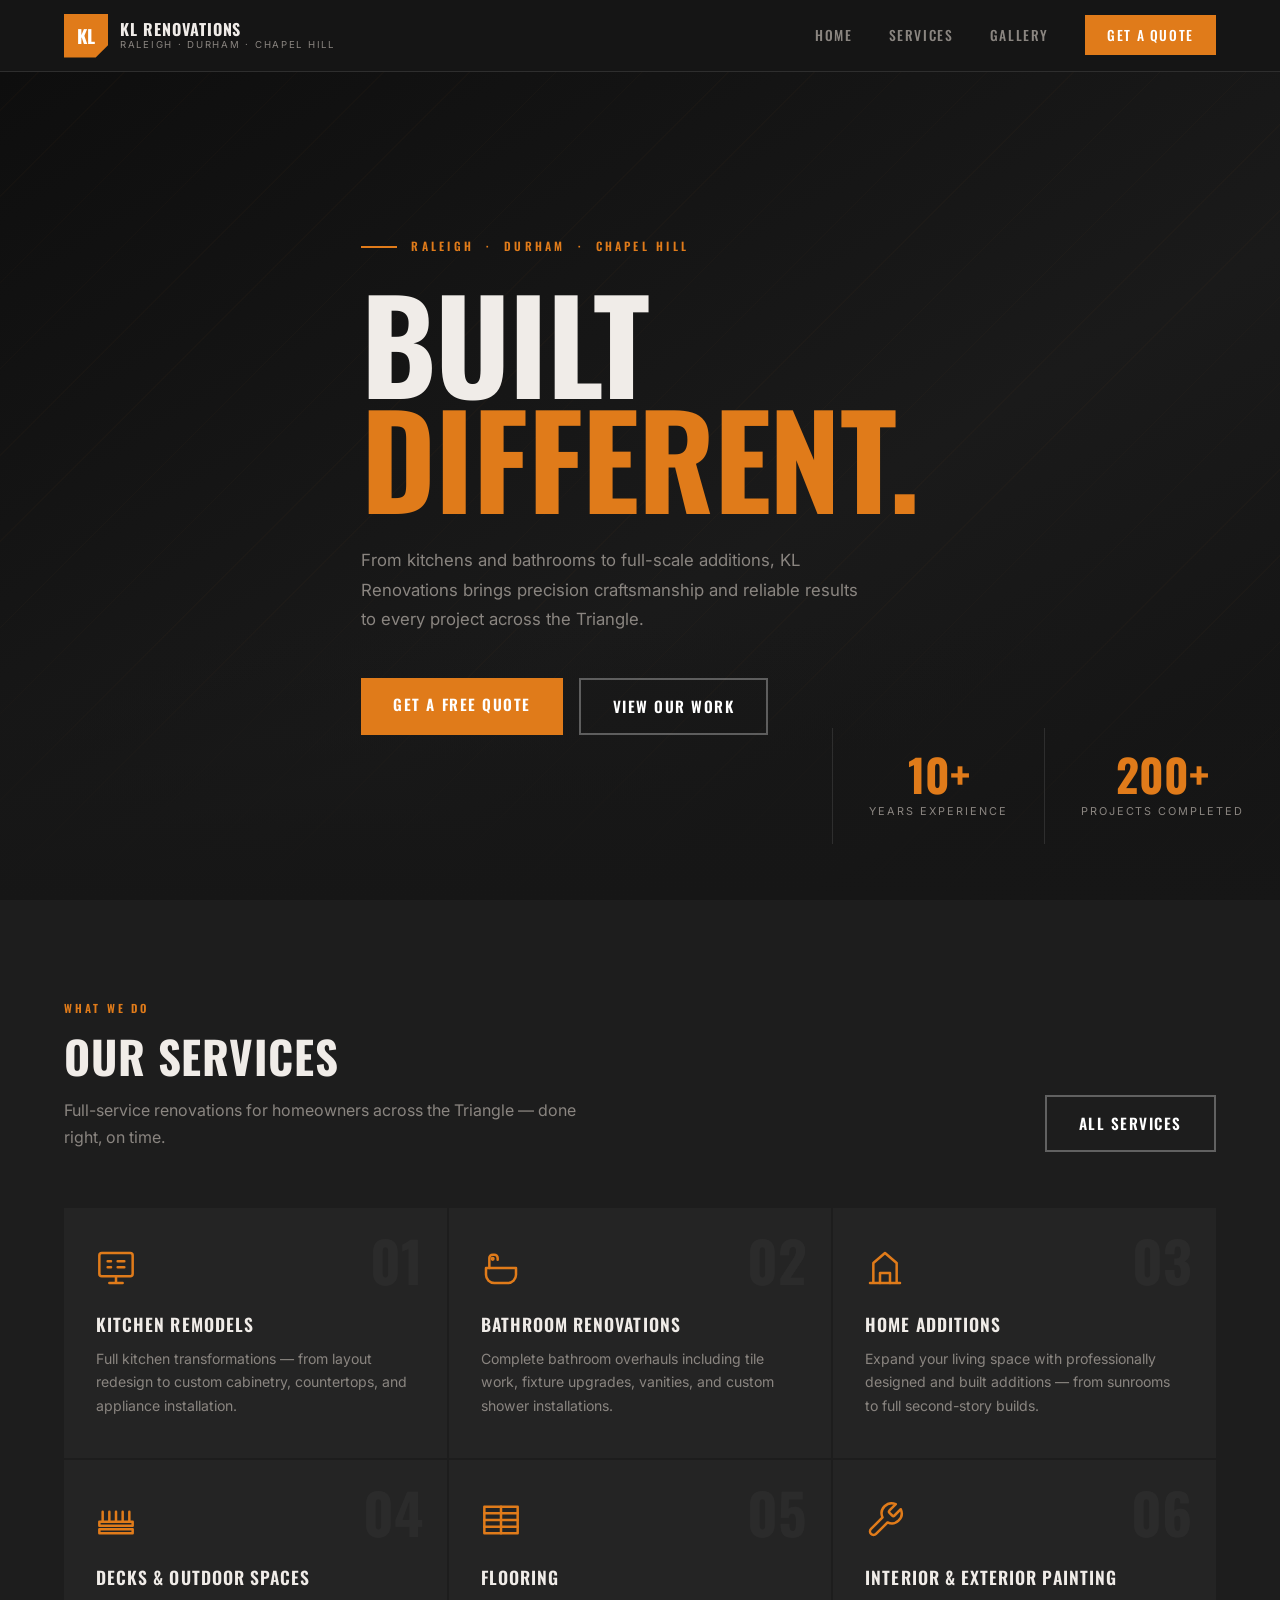
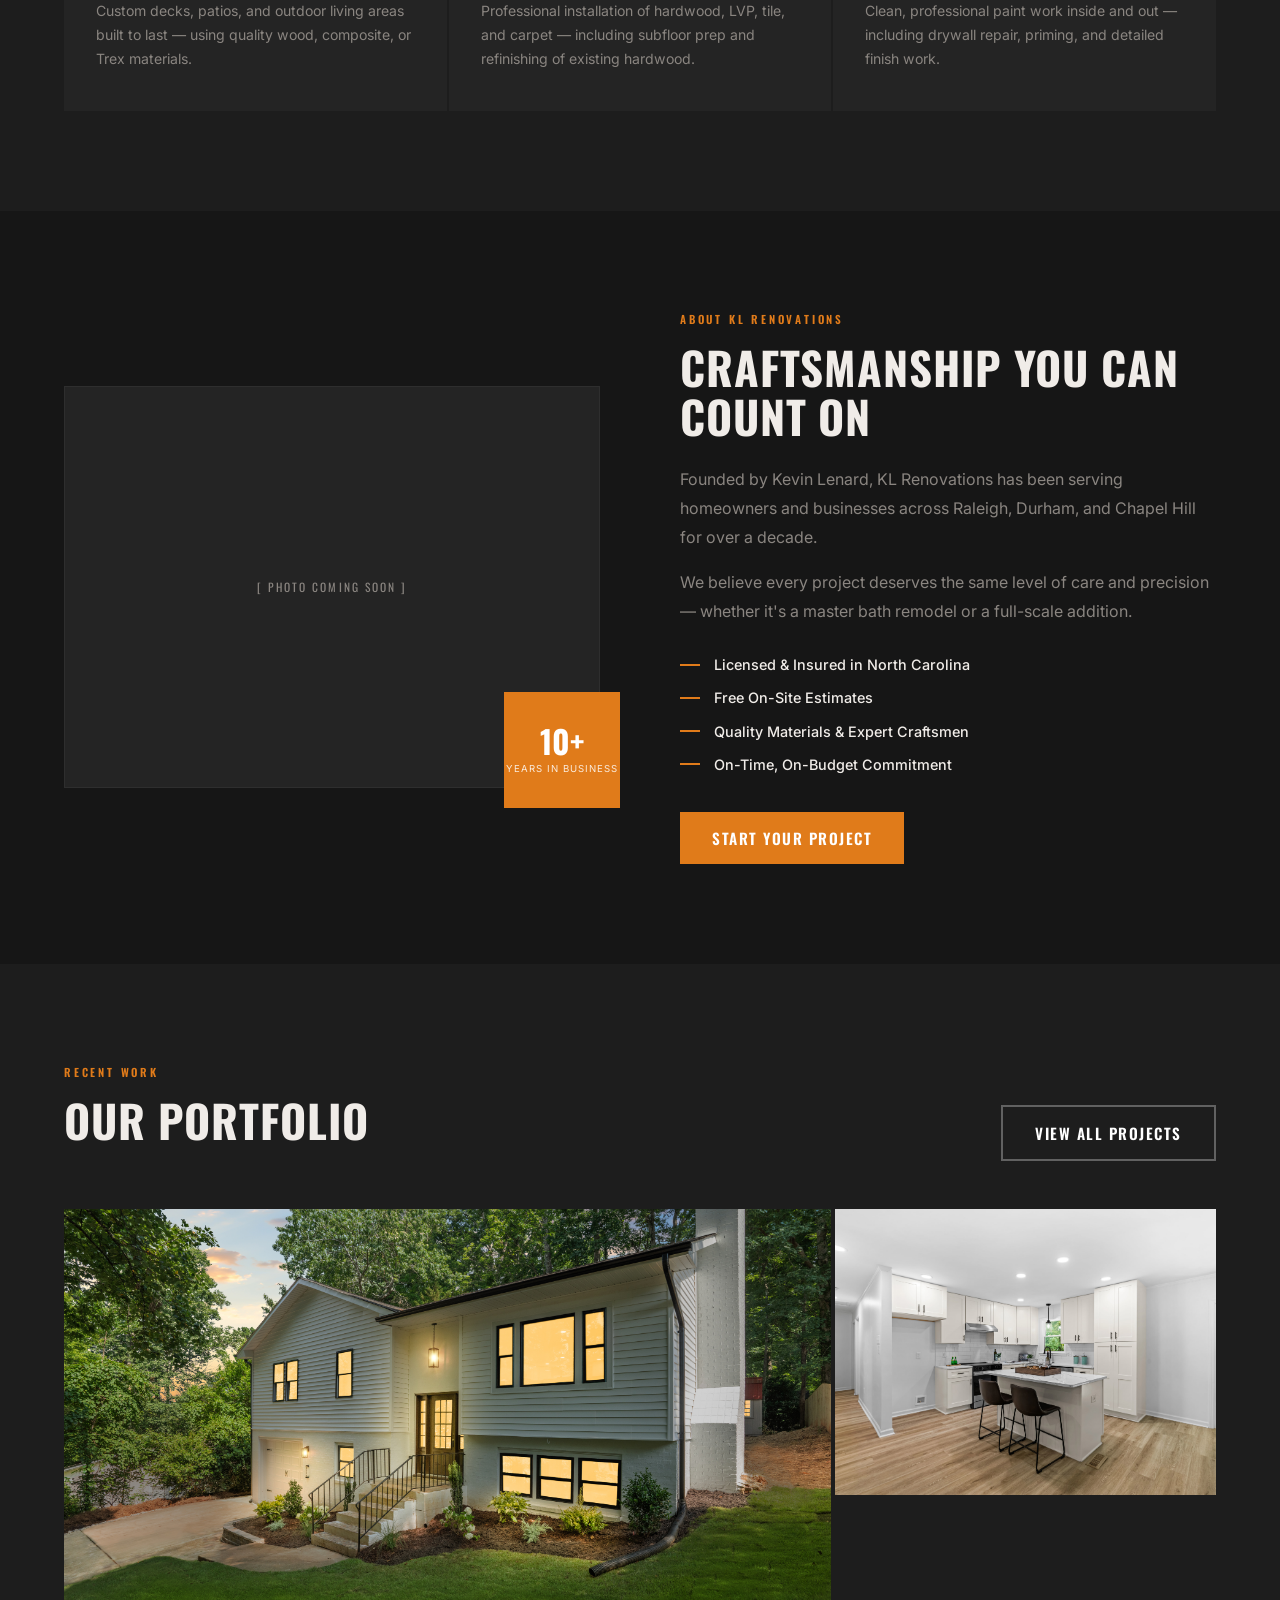
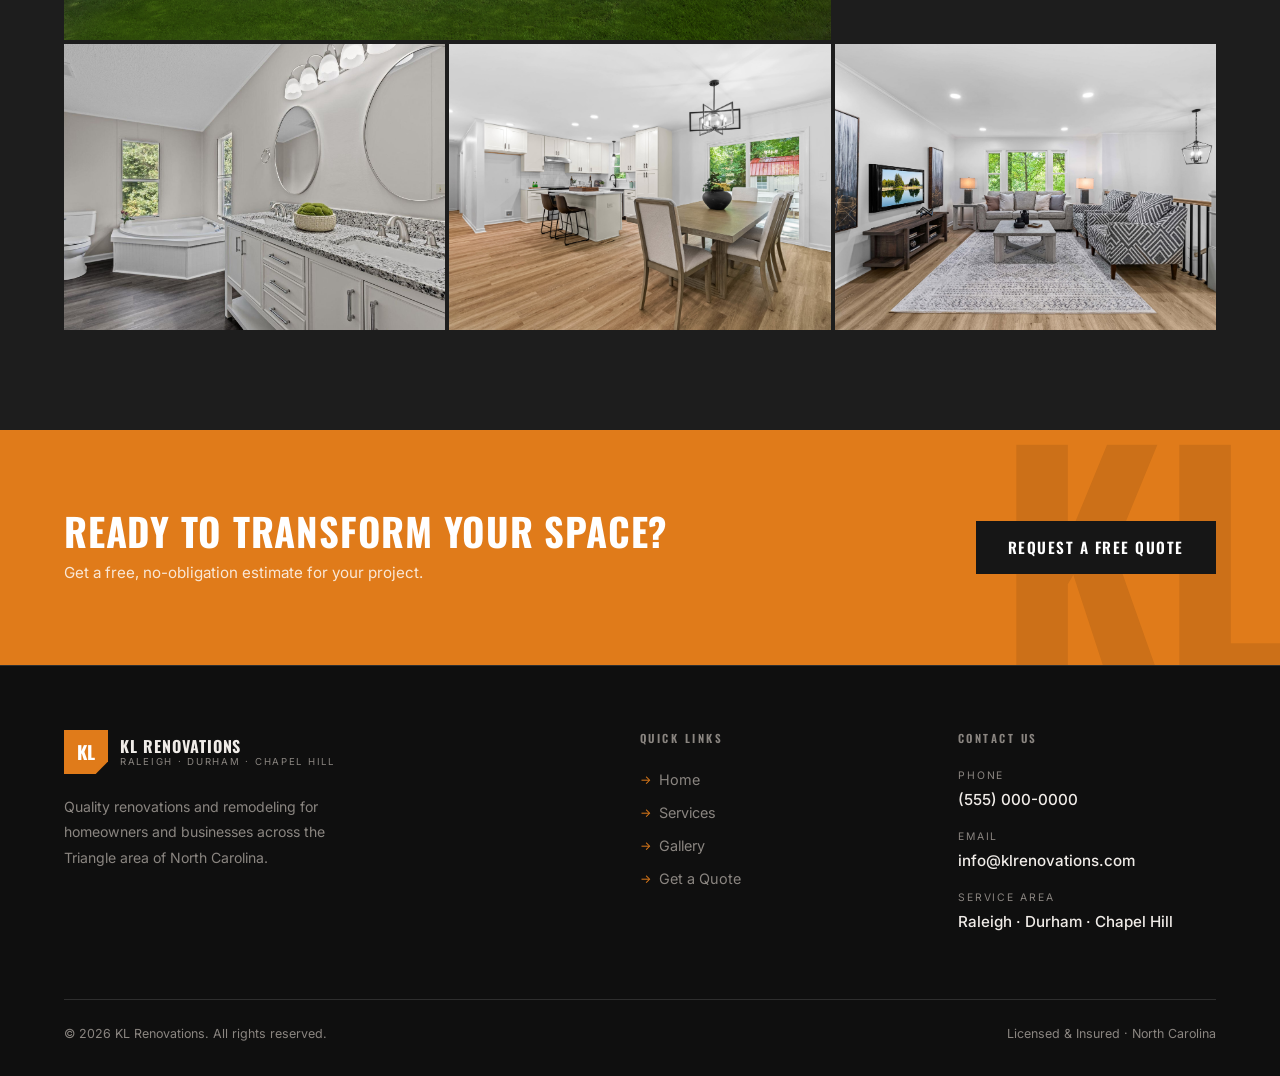
<file: index.html>
<!DOCTYPE html>
<html lang="en">
<head>
  <meta charset="UTF-8">
  <meta name="viewport" content="width=device-width, initial-scale=1.0">
  <title>KL Renovations — Raleigh, Durham &amp; Chapel Hill</title>
  <meta name="description" content="KL Renovations delivers quality residential renovations across Raleigh, Durham, and Chapel Hill. Kitchens, bathrooms, additions, decks, and more.">
  <link rel="preconnect" href="https://fonts.googleapis.com">
  <link rel="preconnect" href="https://fonts.gstatic.com" crossorigin>
  <link href="https://fonts.googleapis.com/css2?family=Oswald:wght@400;500;600;700&family=Inter:wght@300;400;500;600&display=swap" rel="stylesheet">
  <link rel="stylesheet" href="css/style.css">
</head>
<body>

  <!-- HEADER -->
  <header>
    <nav class="nav-inner">
      <a href="index.html" class="logo" aria-label="KL Renovations Home">
        <div class="logo-mark">KL</div>
        <div class="logo-text">
          <span class="logo-name">KL Renovations</span>
          <span class="logo-sub">Raleigh · Durham · Chapel Hill</span>
        </div>
      </a>
      <ul class="nav-links">
        <li><a href="index.html">Home</a></li>
        <li><a href="services.html">Services</a></li>
        <li><a href="gallery.html">Gallery</a></li>
        <li><a href="quote.html" class="nav-cta">Get a Quote</a></li>
      </ul>
      <button class="hamburger" id="hamburger" aria-label="Open navigation menu">
        <span></span><span></span><span></span>
      </button>
    </nav>
  </header>

  <!-- MOBILE MENU -->
  <div class="mobile-menu" id="mobileMenu" aria-hidden="true">
    <ul>
      <li><a href="index.html">Home</a></li>
      <li><a href="services.html">Services</a></li>
      <li><a href="gallery.html">Gallery</a></li>
      <li><a href="quote.html">Get a Quote</a></li>
    </ul>
  </div>

  <!-- HERO -->
  <section class="hero">
    <div class="hero-bg" aria-hidden="true"></div>
    <div class="hero-content container">
      <div class="hero-eyebrow">
        <span>Raleigh &nbsp;·&nbsp; Durham &nbsp;·&nbsp; Chapel Hill</span>
      </div>
      <h1>
        Built
        <span class="accent">Different.</span>
      </h1>
      <p class="hero-description">
        From kitchens and bathrooms to full-scale additions, KL Renovations brings precision craftsmanship and reliable results to every project across the Triangle.
      </p>
      <div class="hero-actions">
        <a href="quote.html" class="btn btn-primary">Get a Free Quote</a>
        <a href="gallery.html" class="btn btn-outline">View Our Work</a>
      </div>
    </div>
    <div class="hero-stats" aria-label="Experience stats">
      <div class="hero-stat">
        <span class="hero-stat-number js-years">10+</span>
        <span class="hero-stat-label">Years Experience</span>
      </div>
      <div class="hero-stat">
        <span class="hero-stat-number">200+</span>
        <span class="hero-stat-label">Projects Completed</span>
      </div>
    </div>
  </section>

  <!-- SERVICES PREVIEW -->
  <section class="services-section">
    <div class="container">
      <div class="services-header">
        <div>
          <span class="section-label">What We Do</span>
          <h2 class="section-title">Our Services</h2>
          <p class="section-subtitle">Full-service renovations for homeowners across the Triangle — done right, on time.</p>
        </div>
        <a href="services.html" class="btn btn-outline">All Services</a>
      </div>
      <div class="services-grid" id="servicesGrid">
        <!-- Populated by main.js -->
      </div>
    </div>
  </section>

  <!-- ABOUT PREVIEW -->
  <section class="about-section">
    <div class="container">
      <div class="about-inner">
        <div class="about-image-block">
          <div class="about-image-placeholder">[ Photo Coming Soon ]</div>
          <div class="about-badge">
            <span class="about-badge-number js-years">10+</span>
            <span class="about-badge-text">Years in Business</span>
          </div>
        </div>
        <div class="about-text">
          <span class="section-label">About KL Renovations</span>
          <h2 class="section-title">Craftsmanship You Can Count On</h2>
          <p>Founded by Kevin Lenard, KL Renovations has been serving homeowners and businesses across Raleigh, Durham, and Chapel Hill for over a decade.</p>
          <p>We believe every project deserves the same level of care and precision — whether it's a master bath remodel or a full-scale addition.</p>
          <div class="about-features">
            <div class="about-feature">Licensed &amp; Insured in North Carolina</div>
            <div class="about-feature">Free On-Site Estimates</div>
            <div class="about-feature">Quality Materials &amp; Expert Craftsmen</div>
            <div class="about-feature">On-Time, On-Budget Commitment</div>
          </div>
          <a href="quote.html" class="btn btn-primary">Start Your Project</a>
        </div>
      </div>
    </div>
  </section>

  <!-- PORTFOLIO PREVIEW -->
  <section class="portfolio-section">
    <div class="container">
      <div class="portfolio-header">
        <div>
          <span class="section-label">Recent Work</span>
          <h2 class="section-title">Our Portfolio</h2>
        </div>
        <a href="gallery.html" class="btn btn-outline">View All Projects</a>
      </div>
      <div class="portfolio-grid" id="portfolioGrid">
        <!-- Populated by main.js -->
      </div>
    </div>
  </section>

  <!-- CTA BANNER -->
  <section class="cta-banner">
    <div class="container">
      <div class="cta-inner">
        <div class="cta-text">
          <h2>Ready to Transform Your Space?</h2>
          <p>Get a free, no-obligation estimate for your project.</p>
        </div>
        <a href="quote.html" class="btn btn-dark">Request a Free Quote</a>
      </div>
    </div>
  </section>

  <!-- FOOTER -->
  <footer>
    <div class="container">
      <div class="footer-grid">
        <div class="footer-about">
          <a href="index.html" class="logo" aria-label="KL Renovations Home">
            <div class="logo-mark">KL</div>
            <div class="logo-text">
              <span class="logo-name">KL Renovations</span>
              <span class="logo-sub">Raleigh · Durham · Chapel Hill</span>
            </div>
          </a>
          <p>Quality renovations and remodeling for homeowners and businesses across the Triangle area of North Carolina.</p>
        </div>
        <div>
          <p class="footer-heading">Quick Links</p>
          <ul class="footer-links">
            <li><a href="index.html">Home</a></li>
            <li><a href="services.html">Services</a></li>
            <li><a href="gallery.html">Gallery</a></li>
            <li><a href="quote.html">Get a Quote</a></li>
          </ul>
        </div>
        <div>
          <p class="footer-heading">Contact Us</p>
          <div class="footer-contact-item">
            <span class="footer-contact-label">Phone</span>
            <span class="footer-contact-value js-phone">(555) 000-0000</span>
          </div>
          <div class="footer-contact-item">
            <span class="footer-contact-label">Email</span>
            <span class="footer-contact-value js-email">info@klrenovations.com</span>
          </div>
          <div class="footer-contact-item">
            <span class="footer-contact-label">Service Area</span>
            <span class="footer-contact-value">Raleigh · Durham · Chapel Hill</span>
          </div>
        </div>
      </div>
      <div class="footer-bottom">
        <p>© <span id="year"></span> KL Renovations. All rights reserved.</p>
        <p>Licensed &amp; Insured · North Carolina</p>
      </div>
    </div>
  </footer>

  <script src="js/main.js"></script>
  <script src="https://identity.netlify.com/v1/netlify-identity-widget.js"></script>
  <script>
    if (window.netlifyIdentity) {
      window.netlifyIdentity.on("init", user => {
        if (!user) {
          window.netlifyIdentity.on("login", () => {
            document.location.href = "/admin/";
          });
        }
      });
    }
  </script>
</body>
</html>
</file>
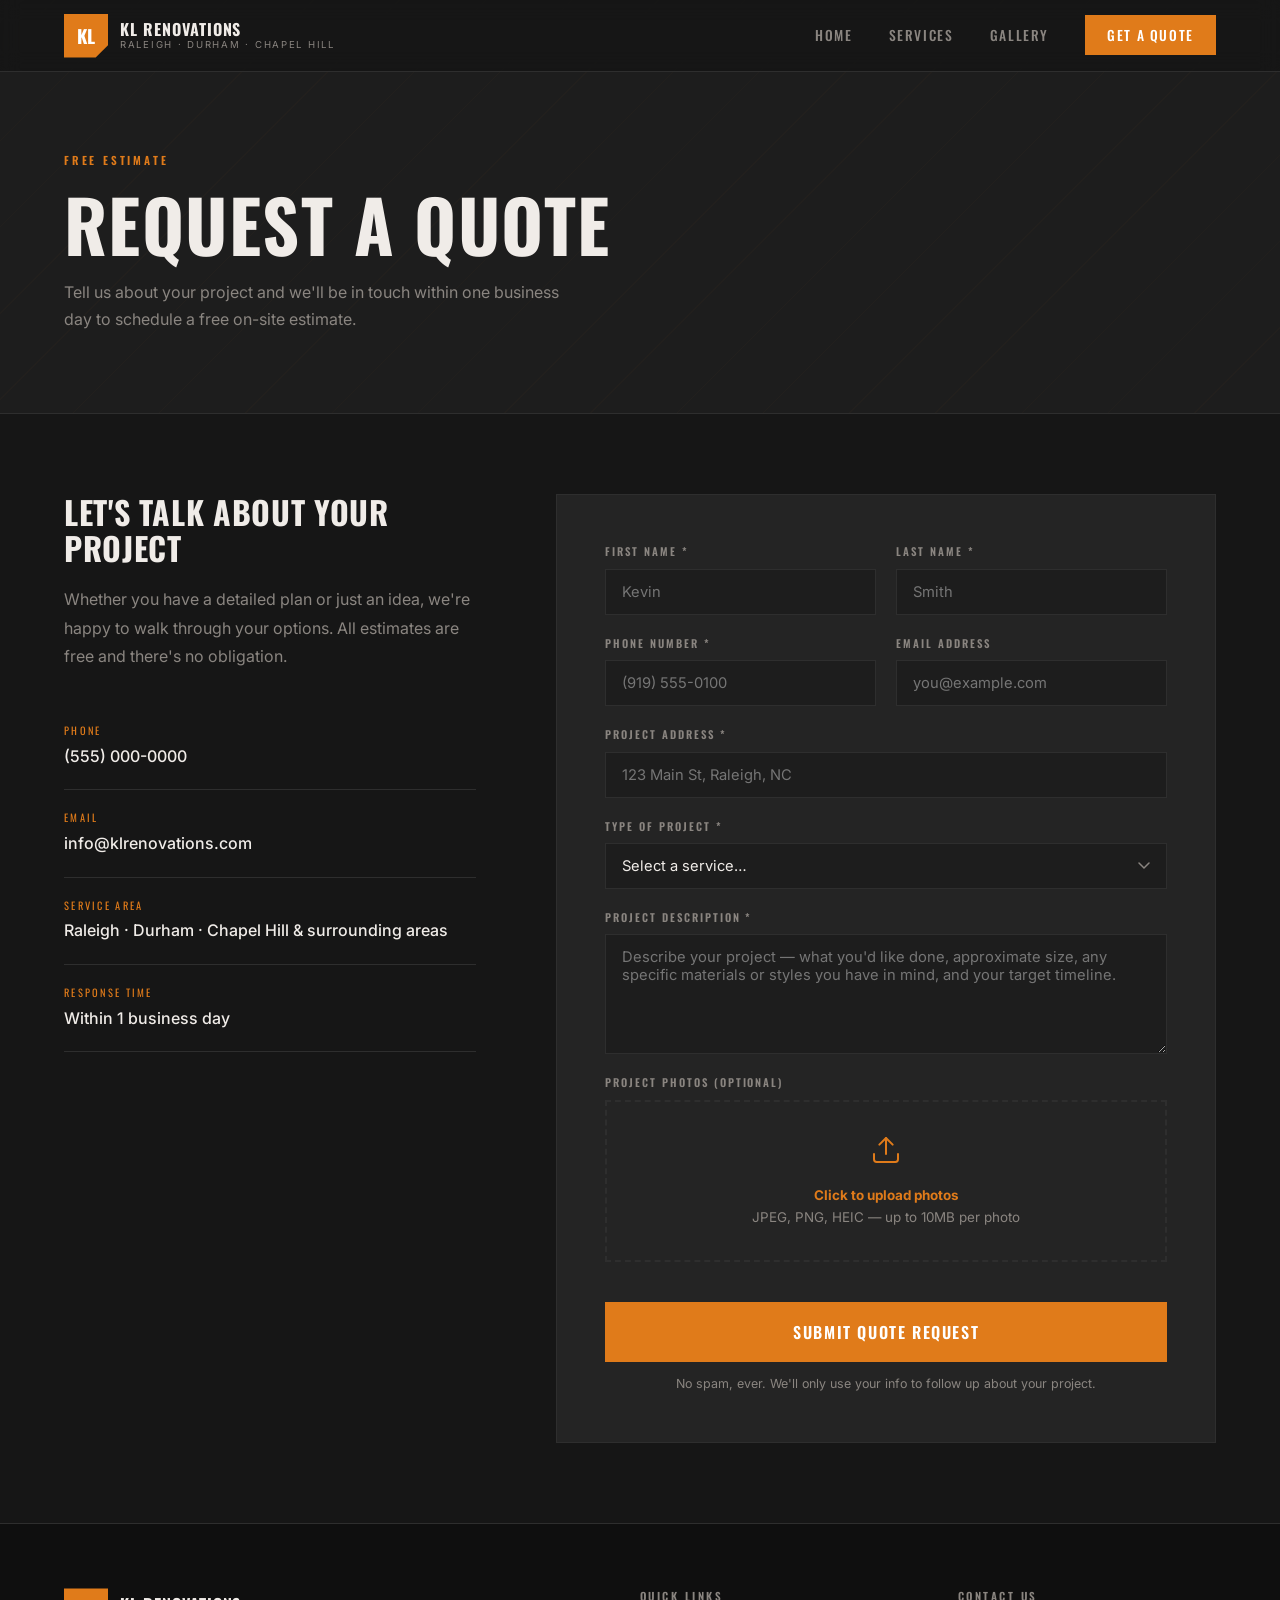
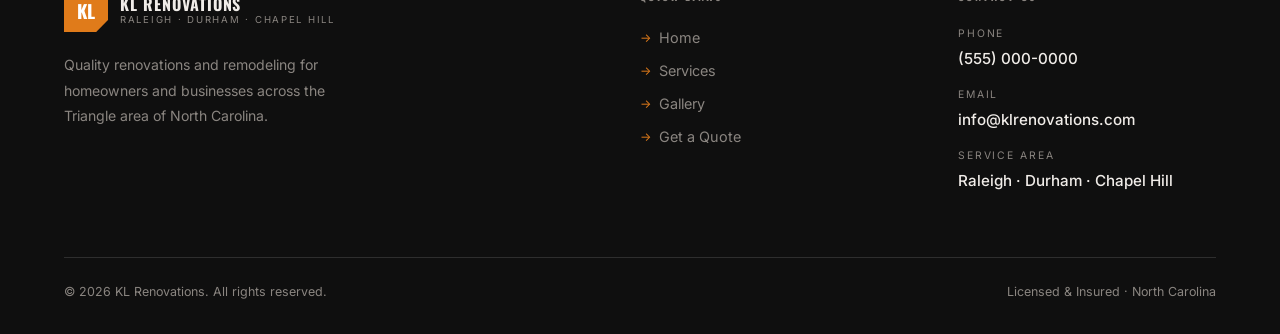
<file: quote.html>
<!DOCTYPE html>
<html lang="en">
<head>
  <meta charset="UTF-8">
  <meta name="viewport" content="width=device-width, initial-scale=1.0">
  <title>Get a Quote — KL Renovations</title>
  <meta name="description" content="Request a free estimate from KL Renovations for your remodeling project in Raleigh, Durham, or Chapel Hill.">
  <link rel="preconnect" href="https://fonts.googleapis.com">
  <link rel="preconnect" href="https://fonts.gstatic.com" crossorigin>
  <link href="https://fonts.googleapis.com/css2?family=Oswald:wght@400;500;600;700&family=Inter:wght@300;400;500;600&display=swap" rel="stylesheet">
  <link rel="stylesheet" href="css/style.css">
</head>
<body>

  <!-- HEADER -->
  <header>
    <nav class="nav-inner">
      <a href="index.html" class="logo" aria-label="KL Renovations Home">
        <div class="logo-mark">KL</div>
        <div class="logo-text">
          <span class="logo-name">KL Renovations</span>
          <span class="logo-sub">Raleigh · Durham · Chapel Hill</span>
        </div>
      </a>
      <ul class="nav-links">
        <li><a href="index.html">Home</a></li>
        <li><a href="services.html">Services</a></li>
        <li><a href="gallery.html">Gallery</a></li>
        <li><a href="quote.html" class="nav-cta">Get a Quote</a></li>
      </ul>
      <button class="hamburger" id="hamburger" aria-label="Open navigation menu">
        <span></span><span></span><span></span>
      </button>
    </nav>
  </header>

  <!-- MOBILE MENU -->
  <div class="mobile-menu" id="mobileMenu" aria-hidden="true">
    <ul>
      <li><a href="index.html">Home</a></li>
      <li><a href="services.html">Services</a></li>
      <li><a href="gallery.html">Gallery</a></li>
      <li><a href="quote.html">Get a Quote</a></li>
    </ul>
  </div>

  <!-- PAGE HERO -->
  <section class="page-hero">
    <div class="container">
      <span class="section-label">Free Estimate</span>
      <h1>Request a Quote</h1>
      <p>Tell us about your project and we'll be in touch within one business day to schedule a free on-site estimate.</p>
    </div>
  </section>

  <!-- QUOTE SECTION -->
  <section class="quote-section">
    <div class="container">
      <div class="quote-inner">

        <!-- CONTACT INFO -->
        <div class="quote-info">
          <h2>Let's Talk About Your Project</h2>
          <p>Whether you have a detailed plan or just an idea, we're happy to walk through your options. All estimates are free and there's no obligation.</p>
          <div class="contact-details">
            <div class="contact-detail">
              <span class="contact-detail-label">Phone</span>
              <span class="contact-detail-value js-phone">(555) 000-0000</span>
            </div>
            <div class="contact-detail">
              <span class="contact-detail-label">Email</span>
              <span class="contact-detail-value js-email">info@klrenovations.com</span>
            </div>
            <div class="contact-detail">
              <span class="contact-detail-label">Service Area</span>
              <span class="contact-detail-value">Raleigh · Durham · Chapel Hill &amp; surrounding areas</span>
            </div>
            <div class="contact-detail">
              <span class="contact-detail-label">Response Time</span>
              <span class="contact-detail-value">Within 1 business day</span>
            </div>
          </div>
        </div>

        <!-- FORM -->
        <div class="quote-form" id="quoteFormWrapper">
          <form
            name="quote-request"
            method="POST"
            data-netlify="true"
            enctype="multipart/form-data"
            id="quoteForm"
            novalidate
          >
            <input type="hidden" name="form-name" value="quote-request">

            <div class="form-row">
              <div class="form-group">
                <label for="firstName">First Name *</label>
                <input type="text" id="firstName" name="first_name" required autocomplete="given-name" placeholder="Kevin">
              </div>
              <div class="form-group">
                <label for="lastName">Last Name *</label>
                <input type="text" id="lastName" name="last_name" required autocomplete="family-name" placeholder="Smith">
              </div>
            </div>

            <div class="form-row">
              <div class="form-group">
                <label for="phone">Phone Number *</label>
                <input type="tel" id="phone" name="phone" required autocomplete="tel" placeholder="(919) 555-0100">
              </div>
              <div class="form-group">
                <label for="email">Email Address</label>
                <input type="email" id="email" name="email" autocomplete="email" placeholder="you@example.com">
              </div>
            </div>

            <div class="form-group">
              <label for="address">Project Address *</label>
              <input type="text" id="address" name="address" required autocomplete="street-address" placeholder="123 Main St, Raleigh, NC">
            </div>

            <div class="form-group">
              <label for="projectType">Type of Project *</label>
              <select id="projectType" name="project_type" required>
                <option value="" disabled selected>Select a service…</option>
                <option value="Kitchen Remodel">Kitchen Remodel</option>
                <option value="Bathroom Renovation">Bathroom Renovation</option>
                <option value="Home Addition">Home Addition</option>
                <option value="Deck &amp; Outdoor">Deck &amp; Outdoor</option>
                <option value="Flooring">Flooring</option>
                <option value="Interior / Exterior Painting">Interior / Exterior Painting</option>
                <option value="Multiple / General Contracting">Multiple / General Contracting</option>
                <option value="Other">Other</option>
              </select>
            </div>

            <div class="form-group">
              <label for="description">Project Description *</label>
              <textarea
                id="description"
                name="description"
                required
                placeholder="Describe your project — what you'd like done, approximate size, any specific materials or styles you have in mind, and your target timeline."
              ></textarea>
            </div>

            <div class="form-group">
              <label>Project Photos (optional)</label>
              <div class="file-upload-area">
                <input
                  type="file"
                  id="photoUpload"
                  name="photos"
                  multiple
                  accept="image/*"
                  aria-label="Upload project photos"
                >
                <svg class="file-upload-icon" viewBox="0 0 24 24" fill="none" stroke="currentColor" stroke-width="1.5" stroke-linecap="round" stroke-linejoin="round">
                  <path d="M21 15v4a2 2 0 0 1-2 2H5a2 2 0 0 1-2-2v-4"/>
                  <polyline points="17 8 12 3 7 8"/>
                  <line x1="12" y1="3" x2="12" y2="15"/>
                </svg>
                <p class="file-upload-text">
                  <strong>Click to upload photos</strong><br>
                  JPEG, PNG, HEIC — up to 10MB per photo
                </p>
              </div>
              <div class="file-preview-list" id="filePreview"></div>
            </div>

            <div class="form-submit">
              <button type="submit" class="btn btn-primary">Submit Quote Request</button>
            </div>
            <p class="form-note">No spam, ever. We'll only use your info to follow up about your project.</p>
          </form>

          <!-- SUCCESS STATE -->
          <div class="form-success" id="formSuccess">
            <div class="form-success-icon">✓</div>
            <h3>Request Received!</h3>
            <p>Thanks for reaching out. We'll review your project details and get back to you within one business day to schedule your free on-site estimate.</p>
          </div>
        </div>

      </div>
    </div>
  </section>

  <!-- FOOTER -->
  <footer>
    <div class="container">
      <div class="footer-grid">
        <div class="footer-about">
          <a href="index.html" class="logo" aria-label="KL Renovations Home">
            <div class="logo-mark">KL</div>
            <div class="logo-text">
              <span class="logo-name">KL Renovations</span>
              <span class="logo-sub">Raleigh · Durham · Chapel Hill</span>
            </div>
          </a>
          <p>Quality renovations and remodeling for homeowners and businesses across the Triangle area of North Carolina.</p>
        </div>
        <div>
          <p class="footer-heading">Quick Links</p>
          <ul class="footer-links">
            <li><a href="index.html">Home</a></li>
            <li><a href="services.html">Services</a></li>
            <li><a href="gallery.html">Gallery</a></li>
            <li><a href="quote.html">Get a Quote</a></li>
          </ul>
        </div>
        <div>
          <p class="footer-heading">Contact Us</p>
          <div class="footer-contact-item">
            <span class="footer-contact-label">Phone</span>
            <span class="footer-contact-value js-phone">(555) 000-0000</span>
          </div>
          <div class="footer-contact-item">
            <span class="footer-contact-label">Email</span>
            <span class="footer-contact-value js-email">info@klrenovations.com</span>
          </div>
          <div class="footer-contact-item">
            <span class="footer-contact-label">Service Area</span>
            <span class="footer-contact-value">Raleigh · Durham · Chapel Hill</span>
          </div>
        </div>
      </div>
      <div class="footer-bottom">
        <p>© <span id="year"></span> KL Renovations. All rights reserved.</p>
        <p>Licensed &amp; Insured · North Carolina</p>
      </div>
    </div>
  </footer>

  <script src="js/main.js"></script>
  <script>
    // Inline form success handler for Netlify
    const form = document.getElementById('quoteForm');
    const success = document.getElementById('formSuccess');
    if (form) {
      form.addEventListener('submit', async e => {
        e.preventDefault();
        const data = new FormData(form);
        try {
          await fetch('/', { method: 'POST', body: data });
          form.style.display = 'none';
          success.classList.add('visible');
          window.scrollTo({ top: document.getElementById('quoteFormWrapper').offsetTop - 100, behavior: 'smooth' });
        } catch (err) {
          alert('Something went wrong. Please try calling or emailing us directly.');
        }
      });
    }
  </script>
</body>
</html>
</file>
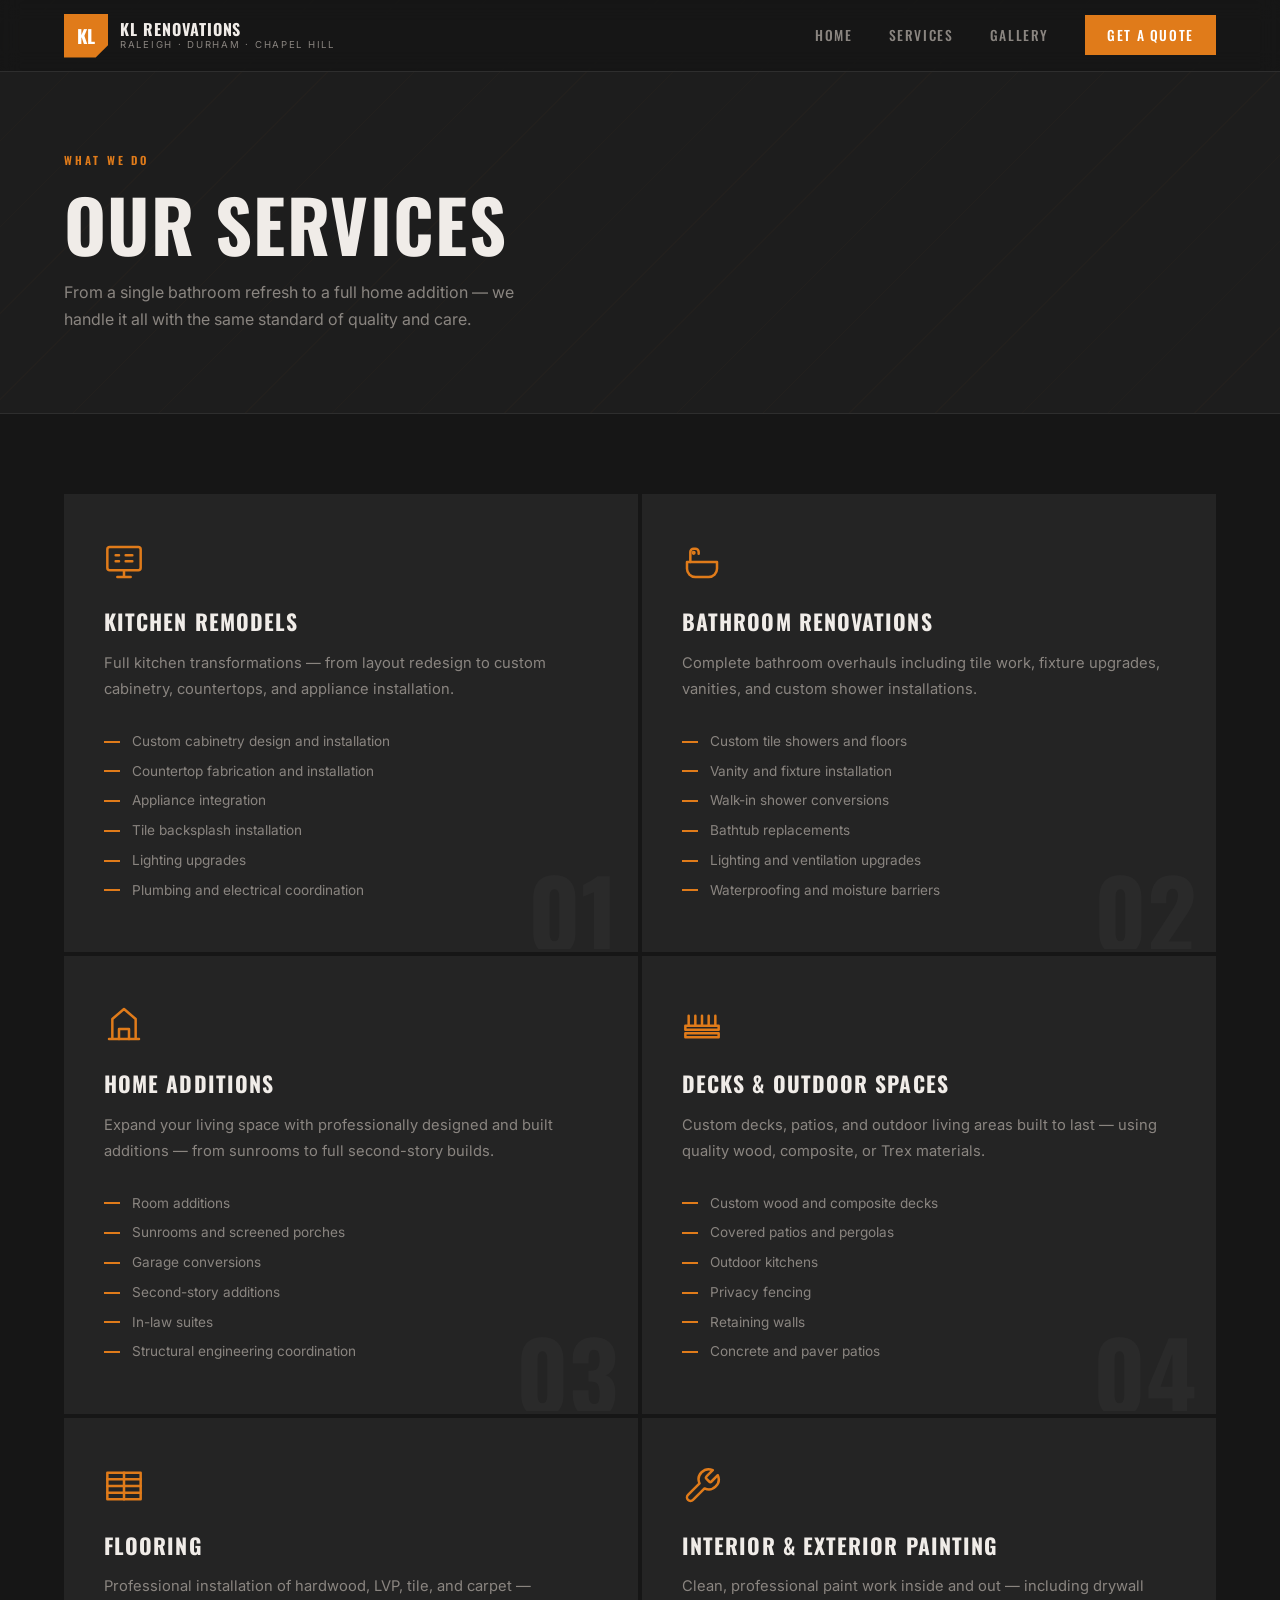
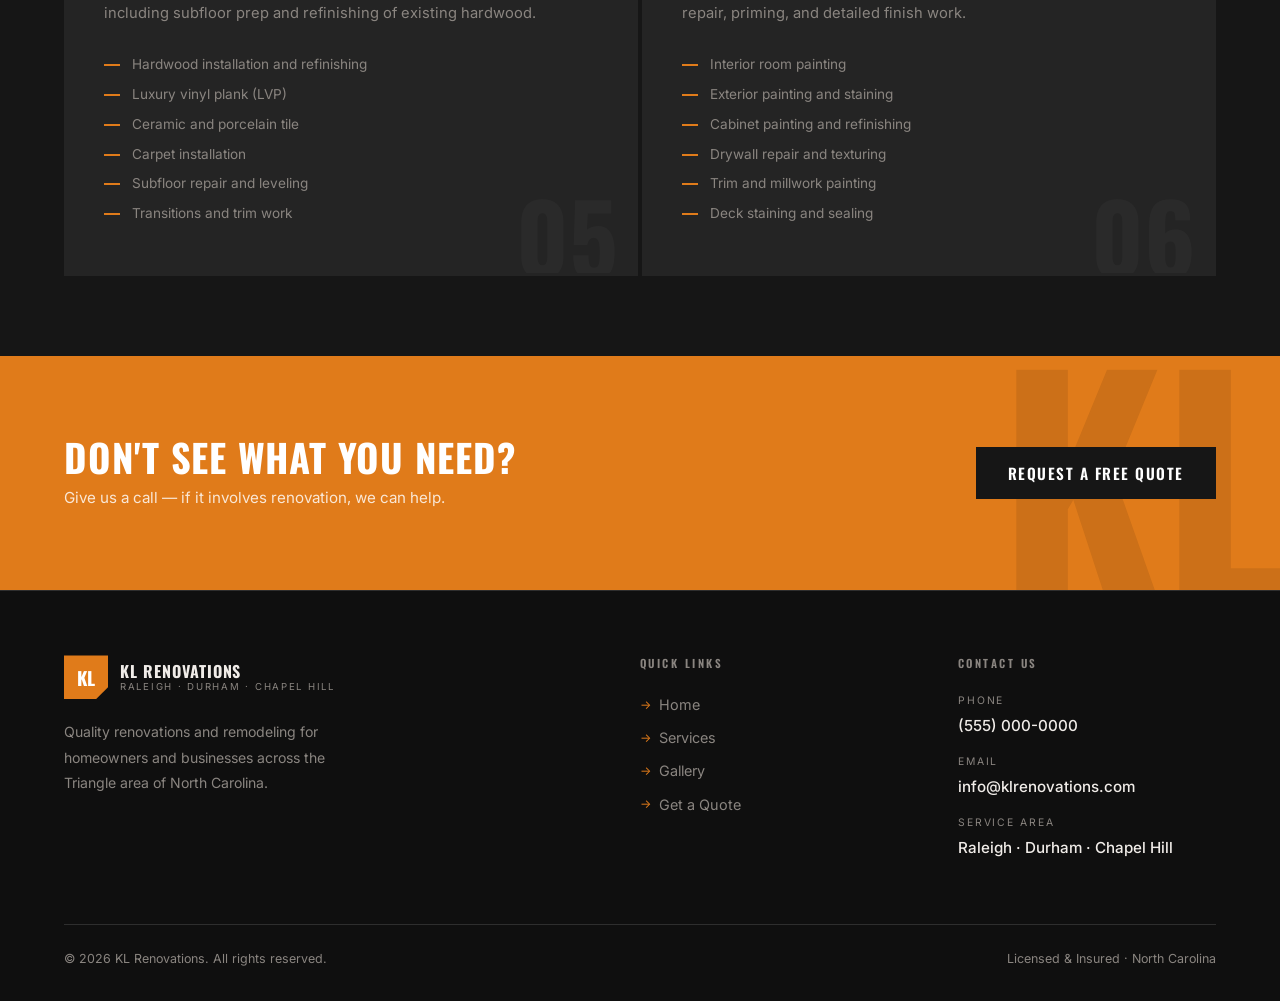
<file: services.html>
<!DOCTYPE html>
<html lang="en">
<head>
  <meta charset="UTF-8">
  <meta name="viewport" content="width=device-width, initial-scale=1.0">
  <title>Services — KL Renovations</title>
  <meta name="description" content="KL Renovations offers kitchen remodels, bathroom renovations, home additions, decks, flooring, and painting across Raleigh, Durham, and Chapel Hill.">
  <link rel="preconnect" href="https://fonts.googleapis.com">
  <link rel="preconnect" href="https://fonts.gstatic.com" crossorigin>
  <link href="https://fonts.googleapis.com/css2?family=Oswald:wght@400;500;600;700&family=Inter:wght@300;400;500;600&display=swap" rel="stylesheet">
  <link rel="stylesheet" href="css/style.css">
</head>
<body>

  <!-- HEADER -->
  <header>
    <nav class="nav-inner">
      <a href="index.html" class="logo" aria-label="KL Renovations Home">
        <div class="logo-mark">KL</div>
        <div class="logo-text">
          <span class="logo-name">KL Renovations</span>
          <span class="logo-sub">Raleigh · Durham · Chapel Hill</span>
        </div>
      </a>
      <ul class="nav-links">
        <li><a href="index.html">Home</a></li>
        <li><a href="services.html">Services</a></li>
        <li><a href="gallery.html">Gallery</a></li>
        <li><a href="quote.html" class="nav-cta">Get a Quote</a></li>
      </ul>
      <button class="hamburger" id="hamburger" aria-label="Open navigation menu">
        <span></span><span></span><span></span>
      </button>
    </nav>
  </header>

  <!-- MOBILE MENU -->
  <div class="mobile-menu" id="mobileMenu" aria-hidden="true">
    <ul>
      <li><a href="index.html">Home</a></li>
      <li><a href="services.html">Services</a></li>
      <li><a href="gallery.html">Gallery</a></li>
      <li><a href="quote.html">Get a Quote</a></li>
    </ul>
  </div>

  <!-- PAGE HERO -->
  <section class="page-hero">
    <div class="container">
      <span class="section-label">What We Do</span>
      <h1>Our Services</h1>
      <p>From a single bathroom refresh to a full home addition — we handle it all with the same standard of quality and care.</p>
    </div>
  </section>

  <!-- SERVICES FULL GRID -->
  <section class="services-page-section">
    <div class="container">
      <div class="services-full-grid" id="servicesFullGrid">
        <!-- Populated by main.js -->
      </div>
    </div>
  </section>

  <!-- CTA BANNER -->
  <section class="cta-banner">
    <div class="container">
      <div class="cta-inner">
        <div class="cta-text">
          <h2>Don't See What You Need?</h2>
          <p>Give us a call — if it involves renovation, we can help.</p>
        </div>
        <a href="quote.html" class="btn btn-dark">Request a Free Quote</a>
      </div>
    </div>
  </section>

  <!-- FOOTER -->
  <footer>
    <div class="container">
      <div class="footer-grid">
        <div class="footer-about">
          <a href="index.html" class="logo" aria-label="KL Renovations Home">
            <div class="logo-mark">KL</div>
            <div class="logo-text">
              <span class="logo-name">KL Renovations</span>
              <span class="logo-sub">Raleigh · Durham · Chapel Hill</span>
            </div>
          </a>
          <p>Quality renovations and remodeling for homeowners and businesses across the Triangle area of North Carolina.</p>
        </div>
        <div>
          <p class="footer-heading">Quick Links</p>
          <ul class="footer-links">
            <li><a href="index.html">Home</a></li>
            <li><a href="services.html">Services</a></li>
            <li><a href="gallery.html">Gallery</a></li>
            <li><a href="quote.html">Get a Quote</a></li>
          </ul>
        </div>
        <div>
          <p class="footer-heading">Contact Us</p>
          <div class="footer-contact-item">
            <span class="footer-contact-label">Phone</span>
            <span class="footer-contact-value js-phone">(555) 000-0000</span>
          </div>
          <div class="footer-contact-item">
            <span class="footer-contact-label">Email</span>
            <span class="footer-contact-value js-email">info@klrenovations.com</span>
          </div>
          <div class="footer-contact-item">
            <span class="footer-contact-label">Service Area</span>
            <span class="footer-contact-value">Raleigh · Durham · Chapel Hill</span>
          </div>
        </div>
      </div>
      <div class="footer-bottom">
        <p>© <span id="year"></span> KL Renovations. All rights reserved.</p>
        <p>Licensed &amp; Insured · North Carolina</p>
      </div>
    </div>
  </footer>

  <script src="js/main.js"></script>
</body>
</html>
</file>
<file: css/style.css>
@import url('https://fonts.googleapis.com/css2?family=Oswald:wght@400;500;600;700&family=Inter:wght@300;400;500;600&display=swap');

:root {
  --bg-primary: #161616;
  --bg-secondary: #1d1d1d;
  --bg-card: #242424;
  --accent: #E07B1A;
  --accent-hover: #c96f18;
  --text-primary: #f0ece8;
  --text-secondary: #8a8580;
  --border: #2e2e2e;
  --white: #ffffff;
  --max-width: 1200px;
  --header-height: 72px;
}

* { margin: 0; padding: 0; box-sizing: border-box; }
html { scroll-behavior: smooth; }

body {
  font-family: 'Inter', sans-serif;
  background-color: var(--bg-primary);
  color: var(--text-primary);
  line-height: 1.6;
  -webkit-font-smoothing: antialiased;
}

h1, h2, h3, h4 {
  font-family: 'Oswald', sans-serif;
  font-weight: 700;
  letter-spacing: 0.02em;
  line-height: 1.1;
}

a { color: inherit; text-decoration: none; }
img { max-width: 100%; display: block; }

/* ─── UTILITIES ─── */
.container {
  max-width: var(--max-width);
  margin: 0 auto;
  padding: 0 24px;
}

.btn {
  display: inline-block;
  padding: 14px 32px;
  font-family: 'Oswald', sans-serif;
  font-size: 0.95rem;
  font-weight: 600;
  letter-spacing: 0.1em;
  text-transform: uppercase;
  cursor: pointer;
  border: none;
  transition: all 0.2s ease;
}

.btn-primary { background-color: var(--accent); color: var(--white); }
.btn-primary:hover { background-color: var(--accent-hover); transform: translateY(-1px); }

.btn-outline {
  background-color: transparent;
  color: var(--white);
  border: 2px solid rgba(255,255,255,0.3);
}
.btn-outline:hover { border-color: var(--white); background-color: rgba(255,255,255,0.06); }

.btn-dark { background-color: var(--bg-primary); color: var(--white); }
.btn-dark:hover { background-color: #0d0d0d; transform: translateY(-1px); }

.section-label {
  font-family: 'Oswald', sans-serif;
  font-size: 0.7rem;
  font-weight: 600;
  letter-spacing: 0.25em;
  text-transform: uppercase;
  color: var(--accent);
  display: block;
  margin-bottom: 14px;
}

.section-title {
  font-size: clamp(2rem, 4vw, 2.8rem);
  font-weight: 700;
  text-transform: uppercase;
  margin-bottom: 16px;
}

.section-subtitle {
  font-size: 1rem;
  color: var(--text-secondary);
  max-width: 520px;
  line-height: 1.7;
}

/* ─── HEADER ─── */
header {
  position: fixed;
  top: 0; left: 0; right: 0;
  height: var(--header-height);
  background-color: rgba(22, 22, 22, 0.97);
  backdrop-filter: blur(10px);
  border-bottom: 1px solid var(--border);
  z-index: 1000;
}

.nav-inner {
  max-width: var(--max-width);
  margin: 0 auto;
  padding: 0 24px;
  height: 100%;
  display: flex;
  align-items: center;
  justify-content: space-between;
}

.logo { display: flex; align-items: center; gap: 12px; }

.logo-mark {
  width: 44px;
  height: 44px;
  background-color: var(--accent);
  display: flex;
  align-items: center;
  justify-content: center;
  font-family: 'Oswald', sans-serif;
  font-size: 1.15rem;
  font-weight: 700;
  color: white;
  letter-spacing: -0.02em;
  clip-path: polygon(0 0, 100% 0, 100% 72%, 72% 100%, 0 100%);
  flex-shrink: 0;
}

.logo-text { display: flex; flex-direction: column; line-height: 1; }

.logo-name {
  font-family: 'Oswald', sans-serif;
  font-size: 1rem;
  font-weight: 700;
  text-transform: uppercase;
  letter-spacing: 0.06em;
  color: var(--text-primary);
}

.logo-sub {
  font-size: 0.6rem;
  letter-spacing: 0.18em;
  text-transform: uppercase;
  color: var(--text-secondary);
  margin-top: 3px;
}

.nav-links {
  display: flex;
  align-items: center;
  gap: 36px;
  list-style: none;
}

.nav-links a {
  font-family: 'Oswald', sans-serif;
  font-size: 0.85rem;
  font-weight: 500;
  letter-spacing: 0.12em;
  text-transform: uppercase;
  color: var(--text-secondary);
  transition: color 0.2s;
  position: relative;
}
.nav-links a::after {
  content: '';
  position: absolute;
  bottom: -4px; left: 0;
  width: 0; height: 2px;
  background-color: var(--accent);
  transition: width 0.2s;
}
.nav-links a:hover { color: var(--text-primary); }
.nav-links a:hover::after { width: 100%; }

.nav-cta {
  background-color: var(--accent) !important;
  color: var(--white) !important;
  padding: 10px 22px;
}
.nav-cta::after { display: none !important; }
.nav-cta:hover { background-color: var(--accent-hover) !important; }

.hamburger {
  display: none;
  flex-direction: column;
  gap: 5px;
  cursor: pointer;
  background: none;
  border: none;
  padding: 6px;
}
.hamburger span {
  display: block;
  width: 24px; height: 2px;
  background-color: var(--text-primary);
  transition: all 0.3s;
}
.hamburger.open span:nth-child(1) { transform: rotate(45deg) translate(5px, 5px); }
.hamburger.open span:nth-child(2) { opacity: 0; }
.hamburger.open span:nth-child(3) { transform: rotate(-45deg) translate(5px, -5px); }

.mobile-menu {
  display: none;
  position: fixed;
  top: var(--header-height); left: 0; right: 0;
  background-color: var(--bg-secondary);
  border-bottom: 1px solid var(--border);
  padding: 8px 24px 24px;
  z-index: 999;
}
.mobile-menu.open { display: block; }
.mobile-menu ul { list-style: none; }
.mobile-menu ul li a {
  display: block;
  padding: 16px 0;
  font-family: 'Oswald', sans-serif;
  font-size: 1.15rem;
  font-weight: 600;
  text-transform: uppercase;
  letter-spacing: 0.1em;
  color: var(--text-primary);
  border-bottom: 1px solid var(--border);
}
.mobile-menu ul li:last-child a { border-bottom: none; color: var(--accent); }

/* ─── HERO ─── */
.hero {
  position: relative;
  height: 100vh;
  min-height: 640px;
  display: flex;
  align-items: center;
  overflow: hidden;
}

.hero-bg {
  position: absolute;
  inset: 0;
  background: linear-gradient(150deg, #0d0d0d 0%, #1a1a1a 60%, #131313 100%);
}
.hero-bg::before {
  content: '';
  position: absolute; inset: 0;
  background-image:
    repeating-linear-gradient(
      -45deg,
      transparent, transparent 60px,
      rgba(224, 123, 26, 0.025) 60px, rgba(224, 123, 26, 0.025) 61px
    );
}
.hero-bg::after {
  content: '';
  position: absolute;
  bottom: 0; left: 0; right: 0;
  height: 280px;
  background: linear-gradient(to top, var(--bg-primary), transparent);
}

.hero-content {
  position: relative;
  z-index: 1;
  padding-top: var(--header-height);
}

.hero-eyebrow {
  display: flex;
  align-items: center;
  gap: 14px;
  margin-bottom: 28px;
}
.hero-eyebrow::before {
  content: '';
  display: block;
  width: 36px; height: 2px;
  background-color: var(--accent);
}
.hero-eyebrow span {
  font-family: 'Oswald', sans-serif;
  font-size: 0.72rem;
  font-weight: 600;
  letter-spacing: 0.28em;
  text-transform: uppercase;
  color: var(--accent);
}

.hero h1 {
  font-size: clamp(4rem, 11vw, 8rem);
  font-weight: 700;
  text-transform: uppercase;
  line-height: 0.9;
  letter-spacing: -0.01em;
  margin-bottom: 32px;
}
.hero h1 .accent { color: var(--accent); display: block; }

.hero-description {
  font-size: 1.05rem;
  color: var(--text-secondary);
  max-width: 500px;
  line-height: 1.75;
  margin-bottom: 44px;
}

.hero-actions { display: flex; gap: 16px; flex-wrap: wrap; }

.hero-stats {
  position: absolute;
  bottom: 56px; right: 0;
  display: flex;
  gap: 0;
}
.hero-stat {
  text-align: center;
  padding: 24px 36px;
  border-left: 1px solid var(--border);
}
.hero-stat-number {
  font-family: 'Oswald', sans-serif;
  font-size: 2.8rem;
  font-weight: 700;
  color: var(--accent);
  line-height: 1;
  display: block;
}
.hero-stat-label {
  font-size: 0.68rem;
  letter-spacing: 0.18em;
  text-transform: uppercase;
  color: var(--text-secondary);
  margin-top: 6px;
  display: block;
}

/* ─── SERVICES SECTION ─── */
.services-section {
  padding: 100px 0;
  background-color: var(--bg-secondary);
}

.services-header {
  display: flex;
  justify-content: space-between;
  align-items: flex-end;
  margin-bottom: 56px;
  gap: 24px;
}

.services-grid {
  display: grid;
  grid-template-columns: repeat(3, 1fr);
  gap: 2px;
}

.service-card {
  background-color: var(--bg-card);
  padding: 40px 32px;
  position: relative;
  overflow: hidden;
  transition: background-color 0.25s;
}
.service-card::before {
  content: '';
  position: absolute;
  top: 0; left: 0;
  width: 0; height: 3px;
  background-color: var(--accent);
  transition: width 0.4s ease;
}
.service-card:hover { background-color: #292929; }
.service-card:hover::before { width: 100%; }

.service-icon {
  width: 40px; height: 40px;
  margin-bottom: 20px;
  color: var(--accent);
  stroke: currentColor;
}

.service-number {
  position: absolute;
  top: 24px; right: 24px;
  font-family: 'Oswald', sans-serif;
  font-size: 3.5rem;
  font-weight: 700;
  color: rgba(255,255,255,0.035);
  line-height: 1;
}

.service-card h3 {
  font-size: 1.1rem;
  font-weight: 600;
  text-transform: uppercase;
  letter-spacing: 0.06em;
  margin-bottom: 12px;
}
.service-card p {
  font-size: 0.88rem;
  color: var(--text-secondary);
  line-height: 1.7;
}

/* ─── ABOUT PREVIEW ─── */
.about-section {
  padding: 100px 0;
  background-color: var(--bg-primary);
}

.about-inner {
  display: grid;
  grid-template-columns: 1fr 1fr;
  gap: 80px;
  align-items: center;
}

.about-image-block { position: relative; }

.about-image-placeholder {
  width: 100%;
  aspect-ratio: 4/3;
  background-color: var(--bg-card);
  border: 1px solid var(--border);
  display: flex;
  align-items: center;
  justify-content: center;
  font-family: 'Oswald', sans-serif;
  font-size: 0.72rem;
  letter-spacing: 0.18em;
  text-transform: uppercase;
  color: var(--text-secondary);
}

.about-image-placeholder img {
  width: 100%;
  height: 100%;
  object-fit: cover;
}

.about-badge {
  position: absolute;
  bottom: -20px; right: -20px;
  width: 116px; height: 116px;
  background-color: var(--accent);
  display: flex;
  flex-direction: column;
  align-items: center;
  justify-content: center;
  text-align: center;
}
.about-badge-number {
  font-family: 'Oswald', sans-serif;
  font-size: 2rem;
  font-weight: 700;
  color: white;
  line-height: 1;
}
.about-badge-text {
  font-size: 0.6rem;
  letter-spacing: 0.1em;
  text-transform: uppercase;
  color: rgba(255,255,255,0.85);
  margin-top: 4px;
}

.about-text .section-title { margin-bottom: 24px; }
.about-text p { color: var(--text-secondary); line-height: 1.8; margin-bottom: 16px; }

.about-features {
  margin: 28px 0 36px;
  display: flex;
  flex-direction: column;
  gap: 10px;
}
.about-feature {
  display: flex;
  align-items: center;
  gap: 14px;
  font-size: 0.9rem;
  font-weight: 500;
}
.about-feature::before {
  content: '';
  width: 20px; height: 2px;
  background-color: var(--accent);
  flex-shrink: 0;
}

/* ─── PORTFOLIO PREVIEW ─── */
.portfolio-section {
  padding: 100px 0;
  background-color: var(--bg-secondary);
}

.portfolio-header {
  display: flex;
  justify-content: space-between;
  align-items: flex-end;
  margin-bottom: 48px;
  gap: 24px;
}

.portfolio-grid {
  display: grid;
  grid-template-columns: repeat(3, 1fr);
  gap: 4px;
}

.portfolio-item {
  position: relative;
  overflow: hidden;
  background-color: var(--bg-card);
  cursor: pointer;
}
.portfolio-item:first-child {
  grid-column: span 2;
  aspect-ratio: 16/9;
}
.portfolio-item:not(:first-child) { aspect-ratio: 4/3; }

.portfolio-item img {
  width: 100%; height: 100%;
  object-fit: cover;
  transition: transform 0.6s ease;
}
.portfolio-item:hover img { transform: scale(1.06); }

.portfolio-placeholder {
  width: 100%; height: 100%;
  min-height: 200px;
  display: flex;
  align-items: center;
  justify-content: center;
  background: linear-gradient(135deg, var(--bg-card), #2a2a2a);
  color: var(--text-secondary);
  font-size: 0.72rem;
  letter-spacing: 0.18em;
  text-transform: uppercase;
}

.portfolio-overlay {
  position: absolute;
  inset: 0;
  background: linear-gradient(to top, rgba(0,0,0,0.85) 0%, transparent 55%);
  opacity: 0;
  transition: opacity 0.3s;
  display: flex;
  align-items: flex-end;
  padding: 24px;
}
.portfolio-item:hover .portfolio-overlay { opacity: 1; }

.portfolio-overlay-content h3 {
  font-size: 0.95rem;
  text-transform: uppercase;
  letter-spacing: 0.08em;
  margin-bottom: 4px;
}
.portfolio-overlay-content span {
  font-size: 0.72rem;
  color: var(--accent);
  letter-spacing: 0.14em;
  text-transform: uppercase;
}

/* ─── CTA BANNER ─── */
.cta-banner {
  padding: 80px 0;
  background-color: var(--accent);
  position: relative;
  overflow: hidden;
}
.cta-banner::before {
  content: 'KL';
  position: absolute;
  right: -10px; top: 50%;
  transform: translateY(-50%);
  font-family: 'Oswald', sans-serif;
  font-size: 18rem;
  font-weight: 700;
  color: rgba(0,0,0,0.09);
  line-height: 1;
  pointer-events: none;
  user-select: none;
}

.cta-inner {
  display: flex;
  align-items: center;
  justify-content: space-between;
  gap: 40px;
  position: relative;
  z-index: 1;
}
.cta-text h2 {
  font-size: clamp(1.8rem, 3vw, 2.4rem);
  text-transform: uppercase;
  color: var(--white);
  margin-bottom: 8px;
}
.cta-text p { font-size: 0.95rem; color: rgba(255,255,255,0.82); }

/* ─── FOOTER ─── */
footer {
  background-color: #0f0f0f;
  border-top: 1px solid var(--border);
  padding: 64px 0 32px;
}

.footer-grid {
  display: grid;
  grid-template-columns: 2fr 1fr 1fr;
  gap: 60px;
  margin-bottom: 48px;
}

.footer-about p {
  font-size: 0.88rem;
  color: var(--text-secondary);
  line-height: 1.8;
  margin-top: 20px;
  max-width: 280px;
}

.footer-heading {
  font-family: 'Oswald', sans-serif;
  font-size: 0.7rem;
  font-weight: 600;
  letter-spacing: 0.22em;
  text-transform: uppercase;
  color: var(--text-secondary);
  margin-bottom: 20px;
}

.footer-links { list-style: none; display: flex; flex-direction: column; gap: 10px; }
.footer-links a {
  font-size: 0.9rem;
  color: var(--text-secondary);
  transition: color 0.2s;
  display: flex;
  align-items: center;
  gap: 8px;
}
.footer-links a::before { content: '→'; color: var(--accent); font-size: 0.75rem; }
.footer-links a:hover { color: var(--text-primary); }

.footer-contact-item {
  display: flex;
  flex-direction: column;
  margin-bottom: 16px;
}
.footer-contact-label {
  font-size: 0.65rem;
  letter-spacing: 0.18em;
  text-transform: uppercase;
  color: var(--text-secondary);
  margin-bottom: 4px;
}
.footer-contact-value { font-size: 0.95rem; color: var(--text-primary); font-weight: 500; }

.footer-bottom {
  border-top: 1px solid var(--border);
  padding-top: 24px;
  display: flex;
  justify-content: space-between;
  align-items: center;
}
.footer-bottom p { font-size: 0.78rem; color: var(--text-secondary); }

/* ─── PAGE HERO (inner pages) ─── */
.page-hero {
  padding-top: calc(var(--header-height) + 80px);
  padding-bottom: 80px;
  background-color: var(--bg-secondary);
  border-bottom: 1px solid var(--border);
  position: relative;
  overflow: hidden;
}
.page-hero::before {
  content: '';
  position: absolute; inset: 0;
  background-image: repeating-linear-gradient(
    -45deg,
    transparent, transparent 60px,
    rgba(224, 123, 26, 0.025) 60px, rgba(224, 123, 26, 0.025) 61px
  );
  pointer-events: none;
}
.page-hero h1 {
  font-size: clamp(2.5rem, 6vw, 4.5rem);
  text-transform: uppercase;
  margin-bottom: 16px;
  position: relative;
}
.page-hero p {
  font-size: 1rem;
  color: var(--text-secondary);
  max-width: 500px;
  line-height: 1.7;
  position: relative;
}

/* ─── SERVICES PAGE ─── */
.services-page-section { padding: 80px 0; }

.services-full-grid {
  display: grid;
  grid-template-columns: repeat(2, 1fr);
  gap: 4px;
}

.service-card-large {
  background-color: var(--bg-card);
  padding: 48px 40px;
  position: relative;
  overflow: hidden;
  border-bottom: 3px solid transparent;
  transition: all 0.3s;
}
.service-card-large:hover {
  border-bottom-color: var(--accent);
  background-color: #292929;
}
.service-card-large h3 {
  font-size: 1.35rem;
  text-transform: uppercase;
  letter-spacing: 0.05em;
  margin-bottom: 16px;
}
.service-card-large p {
  font-size: 0.92rem;
  color: var(--text-secondary);
  line-height: 1.8;
  margin-bottom: 28px;
}

.service-list { list-style: none; display: flex; flex-direction: column; gap: 8px; }
.service-list li {
  font-size: 0.85rem;
  color: var(--text-secondary);
  display: flex;
  align-items: center;
  gap: 12px;
}
.service-list li::before {
  content: '';
  width: 16px; height: 2px;
  background-color: var(--accent);
  flex-shrink: 0;
}

.service-bg-number {
  position: absolute;
  bottom: -10px; right: 20px;
  font-family: 'Oswald', sans-serif;
  font-size: 6rem;
  font-weight: 700;
  color: rgba(255,255,255,0.028);
  line-height: 1;
  pointer-events: none;
  user-select: none;
}

/* ─── GALLERY PAGE ─── */
.gallery-section { padding: 80px 0; }

.gallery-filters {
  display: flex;
  gap: 8px;
  flex-wrap: wrap;
  margin-bottom: 48px;
}

.filter-btn {
  font-family: 'Oswald', sans-serif;
  font-size: 0.75rem;
  font-weight: 600;
  letter-spacing: 0.14em;
  text-transform: uppercase;
  padding: 10px 20px;
  background-color: var(--bg-card);
  color: var(--text-secondary);
  border: 1px solid var(--border);
  cursor: pointer;
  transition: all 0.2s;
}
.filter-btn:hover, .filter-btn.active {
  background-color: var(--accent);
  color: var(--white);
  border-color: var(--accent);
}

.gallery-grid {
  display: grid;
  grid-template-columns: repeat(3, 1fr);
  gap: 4px;
}

.gallery-item {
  position: relative;
  overflow: hidden;
  aspect-ratio: 4/3;
  background-color: var(--bg-card);
  cursor: pointer;
}
.gallery-item[data-visible="false"] { display: none; }

.gallery-item img {
  width: 100%; height: 100%;
  object-fit: cover;
  transition: transform 0.5s ease;
}
.gallery-item:hover img { transform: scale(1.07); }

.gallery-placeholder {
  width: 100%; height: 100%;
  display: flex;
  flex-direction: column;
  align-items: center;
  justify-content: center;
  gap: 10px;
  background: linear-gradient(135deg, var(--bg-card), #2c2c2c);
  color: var(--text-secondary);
  font-size: 0.7rem;
  letter-spacing: 0.16em;
  text-transform: uppercase;
}

.gallery-overlay {
  position: absolute; inset: 0;
  background: rgba(0,0,0,0.65);
  opacity: 0;
  transition: opacity 0.3s;
  display: flex;
  flex-direction: column;
  align-items: center;
  justify-content: center;
  gap: 6px;
  text-align: center;
  padding: 24px;
}
.gallery-item:hover .gallery-overlay { opacity: 1; }
.gallery-overlay h3 { font-size: 0.95rem; text-transform: uppercase; letter-spacing: 0.08em; }
.gallery-overlay span { font-size: 0.72rem; color: var(--accent); letter-spacing: 0.16em; text-transform: uppercase; }

/* Gallery empty state */
.gallery-empty {
  grid-column: 1/-1;
  padding: 80px 0;
  text-align: center;
  color: var(--text-secondary);
}
.gallery-empty p {
  font-family: 'Oswald', sans-serif;
  font-size: 1rem;
  letter-spacing: 0.12em;
  text-transform: uppercase;
}

/* Lightbox */
.lightbox {
  display: none;
  position: fixed; inset: 0;
  background: rgba(0,0,0,0.92);
  z-index: 2000;
  align-items: center;
  justify-content: center;
}
.lightbox.open { display: flex; }

.lightbox-inner {
  position: relative;
  max-width: 90vw;
  max-height: 85vh;
  display: flex;
  flex-direction: column;
  align-items: center;
}
.lightbox-inner img {
  max-width: 90vw;
  max-height: 80vh;
  object-fit: contain;
}
.lightbox-caption {
  margin-top: 16px;
  text-align: center;
}
.lightbox-caption h3 {
  font-size: 1rem;
  text-transform: uppercase;
  letter-spacing: 0.08em;
}
.lightbox-caption span {
  font-size: 0.75rem;
  color: var(--accent);
  letter-spacing: 0.16em;
  text-transform: uppercase;
}

.lightbox-close {
  position: absolute;
  top: -48px; right: 0;
  background: none;
  border: none;
  color: var(--text-primary);
  font-size: 1.8rem;
  cursor: pointer;
  line-height: 1;
  padding: 4px 8px;
  transition: color 0.2s;
}
.lightbox-close:hover { color: var(--accent); }

.lightbox-nav {
  position: fixed;
  top: 50%; transform: translateY(-50%);
  background: rgba(22,22,22,0.8);
  border: 1px solid var(--border);
  color: var(--text-primary);
  font-size: 1.4rem;
  padding: 16px 20px;
  cursor: pointer;
  transition: all 0.2s;
  line-height: 1;
}
.lightbox-nav:hover { background: var(--accent); border-color: var(--accent); }
.lightbox-prev { left: 20px; }
.lightbox-next { right: 20px; }

/* ─── QUOTE PAGE ─── */
.quote-section { padding: 80px 0; }

.quote-inner {
  display: grid;
  grid-template-columns: 1fr 1.6fr;
  gap: 80px;
  align-items: start;
}

.quote-info h2 {
  font-size: clamp(1.6rem, 3vw, 2rem);
  text-transform: uppercase;
  margin-bottom: 20px;
}
.quote-info p { color: var(--text-secondary); line-height: 1.8; margin-bottom: 32px; }

.contact-details { display: flex; flex-direction: column; gap: 0; }
.contact-detail {
  display: flex;
  flex-direction: column;
  gap: 4px;
  padding: 20px 0;
  border-bottom: 1px solid var(--border);
}
.contact-detail-label {
  font-family: 'Oswald', sans-serif;
  font-size: 0.65rem;
  letter-spacing: 0.22em;
  text-transform: uppercase;
  color: var(--accent);
}
.contact-detail-value { font-size: 1rem; font-weight: 500; }

.quote-form {
  background-color: var(--bg-card);
  padding: 48px;
  border: 1px solid var(--border);
}

.form-row {
  display: grid;
  grid-template-columns: 1fr 1fr;
  gap: 20px;
}

.form-group {
  display: flex;
  flex-direction: column;
  gap: 8px;
  margin-bottom: 20px;
}

.form-group label {
  font-family: 'Oswald', sans-serif;
  font-size: 0.68rem;
  font-weight: 600;
  letter-spacing: 0.18em;
  text-transform: uppercase;
  color: var(--text-secondary);
}

.form-group input,
.form-group select,
.form-group textarea {
  background-color: var(--bg-secondary);
  border: 1px solid var(--border);
  color: var(--text-primary);
  padding: 13px 16px;
  font-family: 'Inter', sans-serif;
  font-size: 0.92rem;
  outline: none;
  transition: border-color 0.2s;
  width: 100%;
  appearance: none;
}
.form-group input:focus,
.form-group select:focus,
.form-group textarea:focus { border-color: var(--accent); }

.form-group select {
  background-image: url("data:image/svg+xml,%3Csvg xmlns='http://www.w3.org/2000/svg' width='12' height='8' viewBox='0 0 12 8'%3E%3Cpath d='M1 1l5 5 5-5' stroke='%238a8580' stroke-width='1.5' fill='none' stroke-linecap='round'/%3E%3C/svg%3E");
  background-repeat: no-repeat;
  background-position: right 16px center;
  padding-right: 40px;
}
.form-group select option { background-color: var(--bg-secondary); }
.form-group textarea { resize: vertical; min-height: 120px; }

.file-upload-area {
  border: 2px dashed var(--border);
  padding: 32px 24px;
  text-align: center;
  cursor: pointer;
  transition: border-color 0.2s;
  position: relative;
}
.file-upload-area:hover { border-color: var(--accent); }
.file-upload-area input[type="file"] {
  position: absolute; inset: 0;
  opacity: 0; cursor: pointer;
  width: 100%; height: 100%;
}

.file-upload-icon {
  width: 32px; height: 32px;
  color: var(--accent);
  margin: 0 auto 12px;
}
.file-upload-text { font-size: 0.84rem; color: var(--text-secondary); line-height: 1.6; }
.file-upload-text strong { color: var(--accent); }

.file-preview-list {
  margin-top: 12px;
  display: flex;
  flex-wrap: wrap;
  gap: 8px;
}
.file-preview-tag {
  font-size: 0.75rem;
  background-color: var(--bg-secondary);
  border: 1px solid var(--border);
  padding: 4px 10px;
  color: var(--text-secondary);
  display: flex;
  align-items: center;
  gap: 6px;
}
.file-preview-tag span { color: var(--accent); cursor: pointer; }

.form-submit { margin-top: 8px; }
.form-submit .btn { width: 100%; text-align: center; padding: 18px; font-size: 1rem; }
.form-note { font-size: 0.78rem; color: var(--text-secondary); margin-top: 12px; text-align: center; }

/* ─── SUCCESS STATE ─── */
.form-success {
  display: none;
  text-align: center;
  padding: 60px 40px;
}
.form-success.visible { display: block; }
.form-success-icon {
  width: 56px; height: 56px;
  background-color: var(--accent);
  display: flex;
  align-items: center;
  justify-content: center;
  margin: 0 auto 24px;
  font-size: 1.5rem;
}
.form-success h3 {
  font-size: 1.5rem;
  text-transform: uppercase;
  margin-bottom: 12px;
}
.form-success p { color: var(--text-secondary); font-size: 0.95rem; }

/* ─── RESPONSIVE ─── */
@media (max-width: 1024px) {
  .services-grid { grid-template-columns: repeat(2, 1fr); }
  .portfolio-grid { grid-template-columns: repeat(2, 1fr); }
  .portfolio-item:first-child { grid-column: span 2; aspect-ratio: 16/9; }
  .about-inner { gap: 48px; }
  .footer-grid { grid-template-columns: 1fr 1fr; gap: 40px; }
  .footer-about { grid-column: span 2; }
}

@media (max-width: 768px) {
  .nav-links { display: none; }
  .hamburger { display: flex; }

  .hero-stats { display: none; }
  .hero-actions { flex-direction: column; }
  .hero-actions .btn { text-align: center; }

  .services-grid { grid-template-columns: 1fr; }
  .services-header { flex-direction: column; align-items: flex-start; }

  .about-inner { grid-template-columns: 1fr; }
  .about-badge { display: none; }

  .portfolio-grid { grid-template-columns: 1fr; }
  .portfolio-item:first-child { grid-column: span 1; aspect-ratio: 4/3; }
  .portfolio-header { flex-direction: column; align-items: flex-start; }

  .cta-inner { flex-direction: column; text-align: center; }

  .footer-grid { grid-template-columns: 1fr; gap: 32px; }
  .footer-about { grid-column: span 1; }
  .footer-bottom { flex-direction: column; gap: 8px; text-align: center; }

  .services-full-grid { grid-template-columns: 1fr; }
  .gallery-grid { grid-template-columns: repeat(2, 1fr); }

  .quote-inner { grid-template-columns: 1fr; gap: 48px; }
  .quote-form { padding: 32px 24px; }
  .form-row { grid-template-columns: 1fr; }

  .lightbox-nav { display: none; }
}

@media (max-width: 480px) {
  .gallery-grid { grid-template-columns: 1fr; }
}
</file>
